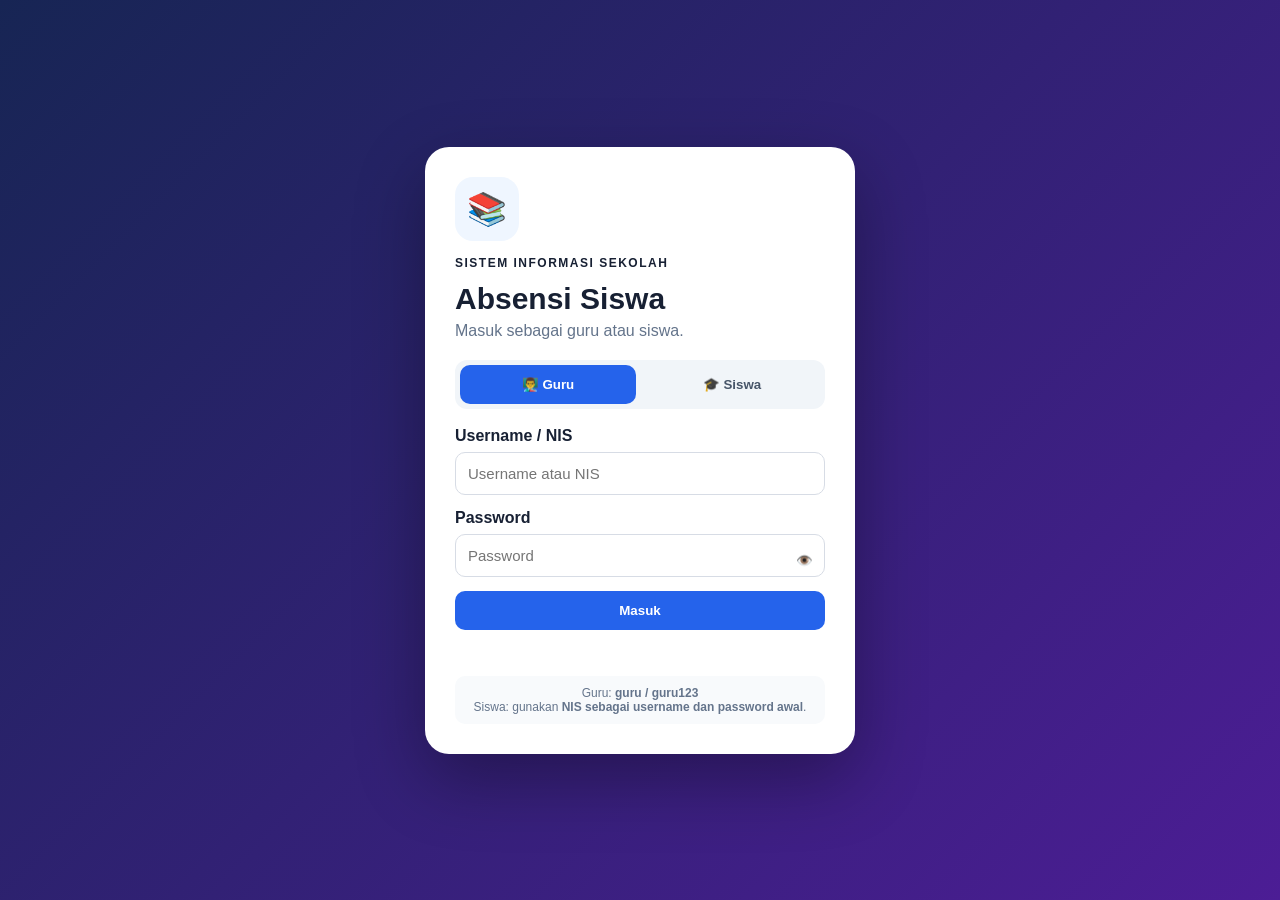
<file: index.html>
<!doctype html><html lang="id"><head><meta charset="utf-8"><meta name="viewport" content="width=device-width,initial-scale=1"><meta http-equiv="refresh" content="0;url=login.html"><title>SIAS — Absensi Siswa</title></head><body><p>Membuka halaman login...</p><script>location.replace('login.html')</script></body></html>
</file>
<file: css/style.css>
*{box-sizing:border-box}body{margin:0;font-family:Inter,Arial,sans-serif;background:#f4f7fb;color:#172033}.navbar{position:sticky;top:0;z-index:10;background:#fff;border-bottom:1px solid #e7ebf2;padding:12px max(16px,calc((100% - 1180px)/2));display:flex;align-items:center;gap:18px;box-shadow:0 4px 18px #0000000b}.brand{font-size:20px;font-weight:800;color:#1d4ed8;white-space:nowrap}.navlinks{display:flex;gap:6px;flex:1}.nav-item{background:transparent;color:#475569;padding:10px 14px;border-radius:10px;text-decoration:none;font-weight:700}.nav-item:hover,.nav-item.active{background:#eff6ff;color:#1d4ed8}.menu-btn{display:none;background:#eaf2ff;color:#1d4ed8;font-size:22px;border:0;border-radius:10px;padding:9px 13px;cursor:pointer}.user-area{display:flex;align-items:center;gap:10px}.user-area span{font-size:13px;font-weight:700;color:#475569}.logout{background:#fee2e2;color:#991b1b;padding:9px 12px;border:0;border-radius:10px;font-weight:700;cursor:pointer}.app{max-width:1180px;margin:auto;padding:24px 16px}.hero{background:linear-gradient(135deg,#2563eb,#7c3aed);color:#fff;border-radius:22px;padding:30px;margin-bottom:20px;display:flex;justify-content:space-between;align-items:center}.hero h1{margin:4px 0 7px;font-size:30px}.hero p{margin:0}.eyebrow{font-size:12px;letter-spacing:1.5px;font-weight:800}.date-now{background:#ffffff22;border:1px solid #ffffff40;padding:12px 16px;border-radius:12px;font-weight:700}.stats{display:grid;grid-template-columns:repeat(5,1fr);gap:14px;margin-bottom:20px}.stat-card{background:#fff;border-radius:16px;padding:18px;display:flex;align-items:center;gap:13px;box-shadow:0 7px 24px #0000000b;border-left:4px solid #64748b}.stat-card span{font-size:25px}.stat-card small{display:block;color:#64748b;margin-bottom:5px}.stat-card strong{font-size:25px}.stat-card.hadir{border-color:#22c55e}.stat-card.izin{border-color:#eab308}.stat-card.sakit{border-color:#3b82f6}.stat-card.alpa{border-color:#ef4444}.dashboard-grid{display:grid;grid-template-columns:1.2fr .8fr;gap:18px}.card{background:#fff;border-radius:18px;padding:20px;margin-bottom:18px;box-shadow:0 7px 24px #0000000b}.section-title,.page-title,.toolbar{display:flex;justify-content:space-between;align-items:center;gap:15px}.section-title h2,.toolbar h2{margin:0}.section-title p,.page-title p{color:#64748b;margin:6px 0}.section-title>strong{font-size:28px;color:#2563eb}.progress{height:10px;background:#eef2f7;border-radius:20px;overflow:hidden;margin:20px 0}.progress div{height:100%;background:#22c55e;border-radius:20px;transition:.3s}.bars{height:180px;display:flex;align-items:end;justify-content:space-around;gap:20px;padding:10px 20px}.bar-wrap{height:100%;display:flex;flex-direction:column;align-items:center;justify-content:end;gap:7px;flex:1}.bar{width:45px;min-height:3px;border-radius:8px 8px 2px 2px;background:#2563eb}.bar-label,.recent-meta{font-size:12px;color:#64748b}.bar-value{font-weight:800}.recent-item{display:flex;justify-content:space-between;align-items:center;padding:13px 0;border-bottom:1px solid #eef2f7}.recent-name{font-weight:700}.pill{padding:6px 10px;border-radius:999px;font-size:12px;font-weight:800}.pill-hadir{background:#dcfce7;color:#166534}.pill-izin{background:#fef9c3;color:#854d0e}.pill-sakit{background:#dbeafe;color:#1e40af}.pill-alpa{background:#fee2e2;color:#991b1b}.empty{text-align:center;color:#64748b;padding:24px}.grid{display:grid;grid-template-columns:1fr 1fr;gap:15px}.filter-grid{display:grid;grid-template-columns:repeat(3,1fr);gap:15px;padding-bottom:8px;border-bottom:1px solid #eef2f7;margin-bottom:16px}label{display:block;font-weight:700;margin-bottom:14px}input,select{display:block;width:100%;margin-top:7px;padding:12px;border:1px solid #d7dce5;border-radius:10px;font-size:15px;background:#fff}input:focus,select:focus{outline:2px solid #bfdbfe;border-color:#60a5fa}button{border:0;border-radius:10px;padding:12px 16px;background:#2563eb;color:#fff;font-weight:700;cursor:pointer}button:hover{filter:brightness(.96)}.secondary{background:#64748b}.tablewrap{overflow:auto;margin:10px 0 15px}table{width:100%;border-collapse:collapse}th,td{padding:11px;border-bottom:1px solid #e5e7eb;text-align:left;white-space:nowrap}th{background:#f8fafc}.del{background:#ef4444;padding:7px 10px}.summary{display:flex;gap:8px;flex-wrap:wrap;margin:14px 0}.badge,.count-badge{padding:7px 10px;border-radius:20px;background:#eef2ff;font-size:13px}.toolbar{margin-top:4px}@media(max-width:900px){.stats{grid-template-columns:repeat(2,1fr)}.dashboard-grid{grid-template-columns:1fr}.user-area span{display:none}}@media(max-width:650px){.navbar{justify-content:space-between}.menu-btn{display:block}.navlinks{display:none;position:absolute;top:68px;left:10px;right:10px;background:#fff;padding:8px;border-radius:12px;box-shadow:0 10px 30px #0002;flex-direction:column}.navlinks.open{display:flex}.nav-item{width:100%;text-align:left}.hero{padding:22px;flex-direction:column;align-items:flex-start;gap:16px}.stats{grid-template-columns:1fr 1fr}.grid,.filter-grid{grid-template-columns:1fr}.app{padding:16px 10px}.card{padding:16px}.page-title,.toolbar{align-items:flex-start;flex-direction:column}.page-title button,.toolbar button{width:100%}}@media(max-width:400px){.stats{grid-template-columns:1fr}}
</file>
<file: css/login.css>
*{box-sizing:border-box}body{margin:0;font-family:Inter,Arial,sans-serif;background:linear-gradient(135deg,#172554,#4c1d95);color:#172033}.login-screen{min-height:100vh;display:grid;place-items:center;padding:20px}.login-card{width:min(430px,100%);background:#fff;border-radius:24px;padding:30px;box-shadow:0 25px 70px #0005}.login-logo{width:64px;height:64px;display:grid;place-items:center;border-radius:18px;background:#eff6ff;font-size:32px;margin-bottom:15px}.eyebrow{font-size:12px;letter-spacing:1.5px;font-weight:800}.login-card h1{margin:4px 0 6px;font-size:30px}.muted{color:#64748b;margin:0 0 20px}.role-tabs{display:grid;grid-template-columns:1fr 1fr;gap:8px;background:#f1f5f9;padding:5px;border-radius:12px;margin-bottom:18px}.role-tab{border:0;border-radius:10px;padding:12px;background:transparent;color:#475569;font-weight:700;cursor:pointer}.role-tab.active{background:#2563eb;color:#fff}label{display:block;font-weight:700;margin-bottom:14px}input{display:block;width:100%;margin-top:7px;padding:12px;border:1px solid #d7dce5;border-radius:10px;font-size:15px}.password-wrap{position:relative}.password-wrap input{padding-right:52px}.password-wrap button{position:absolute;right:5px;top:12px;padding:7px;background:transparent;border:0;cursor:pointer}.login-btn{width:100%;border:0;border-radius:10px;padding:12px;background:#2563eb;color:#fff;font-weight:700;cursor:pointer}.login-error{min-height:20px;color:#dc2626;font-size:13px;text-align:center}.demo-info{font-size:12px;text-align:center;color:#64748b;background:#f8fafc;border-radius:10px;padding:10px;margin-top:10px}
</file>
